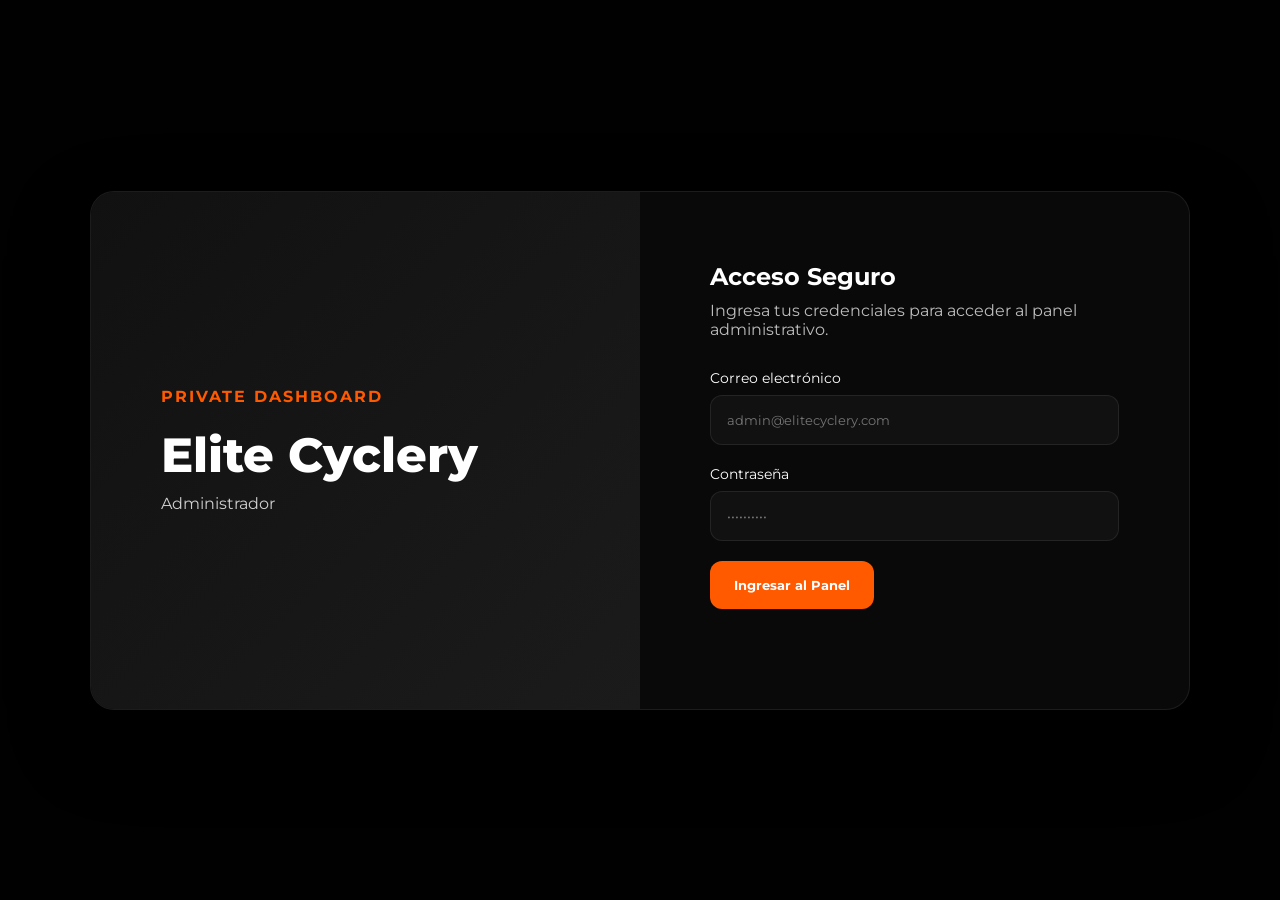
<file: elite-cyclery/admin/admin-login.html>
<!DOCTYPE html>
<html lang="es">
<head>
  <meta charset="UTF-8" />
  <meta name="viewport" content="width=device-width, initial-scale=1.0" />
  <meta name="description" content="Panel Administrativo Elite Cyclery" />
  <title>Admin Login | Elite Cyclery</title>
    
  <link rel="preconnect" href="https://fonts.googleapis.com">
  <link rel="preconnect" href="https://fonts.gstatic.com" crossorigin>
  <link href="https://fonts.googleapis.com/css2?family=Montserrat:wght@400;500;600;700;800&display=swap" rel="stylesheet">
  <link rel="stylesheet" href="admin.css" />
</head>
<body>

  <section class="admin-login-page">
    <div class="login-overlay"></div>

    <div class="login-box">
      <div class="login-brand">
        <p class="admin-tag">PRIVATE DASHBOARD</p>
        <h1>Elite Cyclery</h1>
        <span>Administrador</span>
      </div>

      <form id="loginForm" class="login-form">
        <h2>Acceso Seguro</h2>
        <p>Ingresa tus credenciales para acceder al panel administrativo.</p>

        <div class="input-group">
          <label for="email">Correo electrónico</label>
          <input
            type="email"
            id="email"
            placeholder="admin@elitecyclery.com"
            required
          />
        </div>

        <div class="input-group">
          <label for="password">Contraseña</label>
          <input
            type="password"
            id="password"
            placeholder="••••••••••"
            required
          />
        </div>

        <button type="submit" class="login-btn">
          Ingresar al Panel
        </button>

        <p id="loginMessage" class="login-message"></p>
      </form>
    </div>
  </section>

  <script>
    const loginForm = document.getElementById('loginForm');
    const loginMessage = document.getElementById('loginMessage');

    const ADMIN_EMAIL = 'admin@elitecyclery.com';
    const ADMIN_PASSWORD = 'Elite2026';

    loginForm.addEventListener('submit', function (e) {
      e.preventDefault();

      const email = document.getElementById('email').value.trim();
      const password = document.getElementById('password').value.trim();

      if (email === ADMIN_EMAIL && password === ADMIN_PASSWORD) {
        localStorage.setItem('eliteAdminAccess', 'true');
        window.location.href = 'admin-panel.html';
      } else {
        loginMessage.textContent = 'Correo o contraseña incorrectos.';
      }
    });
  </script>

</body>
</html>
</file>
<file: elite-cyclery/admin/admin.css>
* {
  margin: 0;
  padding: 0;
  box-sizing: border-box;
  font-family: 'Montserrat', sans-serif;
}

body {
  background: #050505;
  color: #ffffff;
}

.admin-login-page {
  min-height: 100vh;
  background: url('https://images.unsplash.com/photo-1517649763962-0c623066013b') center/cover no-repeat;
  position: relative;
  display: flex;
  align-items: center;
  justify-content: center;
  padding: 40px;
}

.login-overlay {
  position: absolute;
  inset: 0;
  background: rgba(0,0,0,0.75);
}

.login-box {
  position: relative;
  z-index: 2;
  width: 100%;
  max-width: 1100px;
  display: grid;
  grid-template-columns: 1fr 1fr;
  background: rgba(10,10,10,0.95);
  border: 1px solid rgba(255,255,255,0.08);
  border-radius: 24px;
  overflow: hidden;
  box-shadow: 0 30px 80px rgba(0,0,0,0.4);
}

.login-brand {
  padding: 70px;
  background: linear-gradient(135deg, #111, #1b1b1b);
  display: flex;
  flex-direction: column;
  justify-content: center;
}

.admin-tag {
  color: #ff5a00;
  font-weight: 700;
  letter-spacing: 2px;
  margin-bottom: 20px;
}

.login-brand h1 {
  font-size: 3rem;
  font-weight: 800;
}

.login-brand span {
  color: #cfcfcf;
  margin-top: 10px;
}

.login-form {
  padding: 70px;
}

.login-form h2 {
  margin-bottom: 10px;
}

.login-form p {
  color: #bdbdbd;
  margin-bottom: 30px;
}

.input-group {
  margin-bottom: 20px;
}

.input-group label {
  display: block;
  margin-bottom: 8px;
  font-size: 14px;
}

.input-group input,
.bike-form input,
.bike-form select,
.bike-form textarea {
  width: 100%;
  padding: 16px;
  border-radius: 12px;
  border: 1px solid rgba(255,255,255,0.08);
  background: #111;
  color: #fff;
  outline: none;
}

.login-btn,
.save-btn,
.logout-btn {
  background: #ff5a00;
  color: #fff;
  border: none;
  padding: 16px 24px;
  border-radius: 12px;
  font-weight: 700;
  cursor: pointer;
  transition: 0.3s;
}

.login-btn:hover,
.save-btn:hover,
.logout-btn:hover {
  transform: translateY(-2px);
  box-shadow: 0 12px 30px rgba(255,90,0,0.25);
}

.login-message {
  margin-top: 15px;
  color: #ff5a00;
  font-weight: 600;
}

.admin-panel-page {
  display: grid;
  grid-template-columns: 280px 1fr;
  min-height: 100vh;
}

.sidebar {
  background: #0b0b0b;
  padding: 40px 30px;
  border-right: 1px solid rgba(255,255,255,0.05);
  display: flex;
  flex-direction: column;
  justify-content: space-between;
}

.sidebar h2 {
  font-size: 1.8rem;
}

.sidebar h2 span {
  color: #ff5a00;
}

.sidebar p {
  color: #aaa;
  margin-top: 8px;
}

.sidebar nav {
  display: flex;
  flex-direction: column;
  gap: 18px;
  margin-top: 50px;
}

.sidebar nav a {
  text-decoration: none;
  color: #fff;
  padding: 12px;
  border-radius: 10px;
  transition: 0.3s;
}

.sidebar nav a:hover {
  background: rgba(255,90,0,0.12);
  color: #ff5a00;
}

.main-content {
  padding: 50px;
}

.top-header h1 {
  font-size: 2.4rem;
}

.top-header p {
  color: #bdbdbd;
  margin-top: 10px;
}

.register-section,
.inventory-section {
  margin-top: 40px;
  background: #111;
  border-radius: 20px;
  padding: 35px;
  border: 1px solid rgba(255,255,255,0.05);
}

.form-grid {
  display: grid;
  grid-template-columns: repeat(auto-fit, minmax(220px, 1fr));
  gap: 18px;
  margin-top: 25px;
}

.full-width {
  margin-top: 20px;
}

.full-width label {
  display: block;
  margin-bottom: 10px;
}

.save-btn {
  margin-top: 25px;
}

.admin-bike-grid {
  display: grid;
  grid-template-columns: repeat(auto-fit, minmax(280px, 1fr));
  gap: 20px;
  margin-top: 25px;
}

.admin-bike-card {
  background: #0d0d0d;
  border-radius: 18px;
  padding: 20px;
  border: 1px solid rgba(255,255,255,0.05);
}

.admin-bike-card img {
  width: 100%;
  height: 220px;
  object-fit: cover;
  border-radius: 14px;
  margin-bottom: 15px;
}

@media (max-width: 900px) {
  .login-box {
    grid-template-columns: 1fr;
  }

  .admin-panel-page {
    grid-template-columns: 1fr;
  }

  .sidebar {
    display: none;
  }

  .main-content {
    padding: 25px;
  }
}.delete-btn {
  margin-top: 12px;
  width: 100%;
  background: #ff2e2e;
  border: none;
  padding: 12px;
  border-radius: 10px;
  color: #fff;
  font-weight: 700;
  cursor: pointer;
}
</file>
